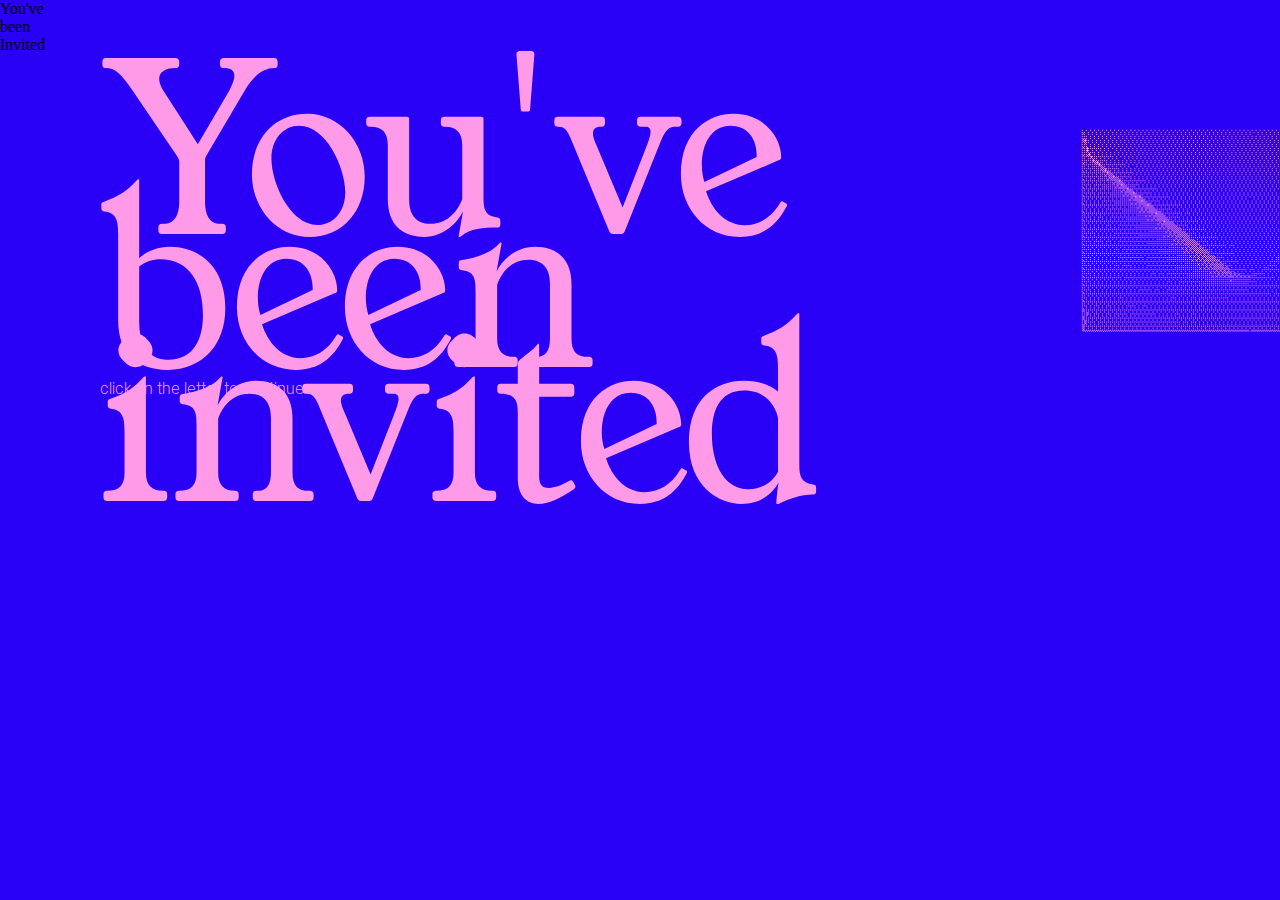
<file: index.html>
<!DOCTYPE html>
<html>
    <head>
        <meta charset="utf-8">
        <meta http-equiv="X-UA-Compatible" content="IE=edge">
        <title></title>
        <meta name="description" content="">
        <meta name="viewport" content="width=device-width, initial-scale=1">
        <link rel="stylesheet" href="styles.css">
    </head>
    <body style="background-color:#2900F5">

<div class="text1" id="text1"> <p> You've been <br> invited</p></div>

<div class="text3" id="text3">
  <div class="word1"> You've </div>
  <div class="word2"> been </div> 
  <div class="word3"> Invited </div>
</div>

<div class="text2" id="text2">
  <p>click on the letter to continue</p>
</div>

<div class="image-container">
  <img src="images/pink.svg" class="image1" id="element1" onclick="switchElement()">
  <img src="images/newenvelope.svg" class="image2" id="element2">
</div>

<script>
function switchElement() {
  const image1 = document.getElementById('element1');
  const image2 = document.getElementById('element2');
  const text1 = document.getElementById('text1');
  const text2 = document.getElementById('text2');
  const text3 = document.getElementById('text3');
  
  const rect = image1.getBoundingClientRect();
  const isMobile = window.matchMedia('(max-width: 768px)').matches;
  
  // Set initial position and size exactly matching image1
  image2.style.top = rect.top + 'px';
  image2.style.left = rect.left + 'px';
  image2.style.width = rect.width + 'px';
  image2.style.height = rect.height + 'px';
  image2.style.transform = 'translate(0, 0) translate3d(0, 0, 0)';
  image2.style.transition = 'none';
  image2.style.opacity = '1';
  image2.style.display = 'block';
  
  // For mobile, set crisp rendering immediately
  if (isMobile) {
    image2.style.imageRendering = '-webkit-optimize-contrast';
  }
  
  // Hide all text elements
  if (text1) text1.classList.add('hidden');
  if (text2) text2.classList.add('hidden');
  if (text3) text3.classList.add('hidden');
  
  // Hide image1
  image1.classList.add('hidden');

  // Use requestAnimationFrame for smoother animation
  requestAnimationFrame(() => {
    requestAnimationFrame(() => {
      // On mobile, transition position/opacity separately from size
      if (isMobile) {
        image2.style.transition = 'top 1.2s cubic-bezier(0.4, 0, 0.2, 1), left 1.2s cubic-bezier(0.4, 0, 0.2, 1), transform 1.2s cubic-bezier(0.4, 0, 0.2, 1), opacity 1.2s cubic-bezier(0.4, 0, 0.2, 1)';
      } else {
        image2.style.transition = 'all 1.2s cubic-bezier(0.4, 0, 0.2, 1)';
      }
      image2.classList.add('active');
    });
  });

  // Fade out and redirect
  setTimeout(() => {
    document.body.style.transition = 'opacity 0.8s ease-out';
    document.body.style.opacity = '0';

    setTimeout(() => {
      window.location.href = 'home-page/homepage.html';
    }, 800);
  }, 2200);
}
</script>
</body>
</html>
</file>
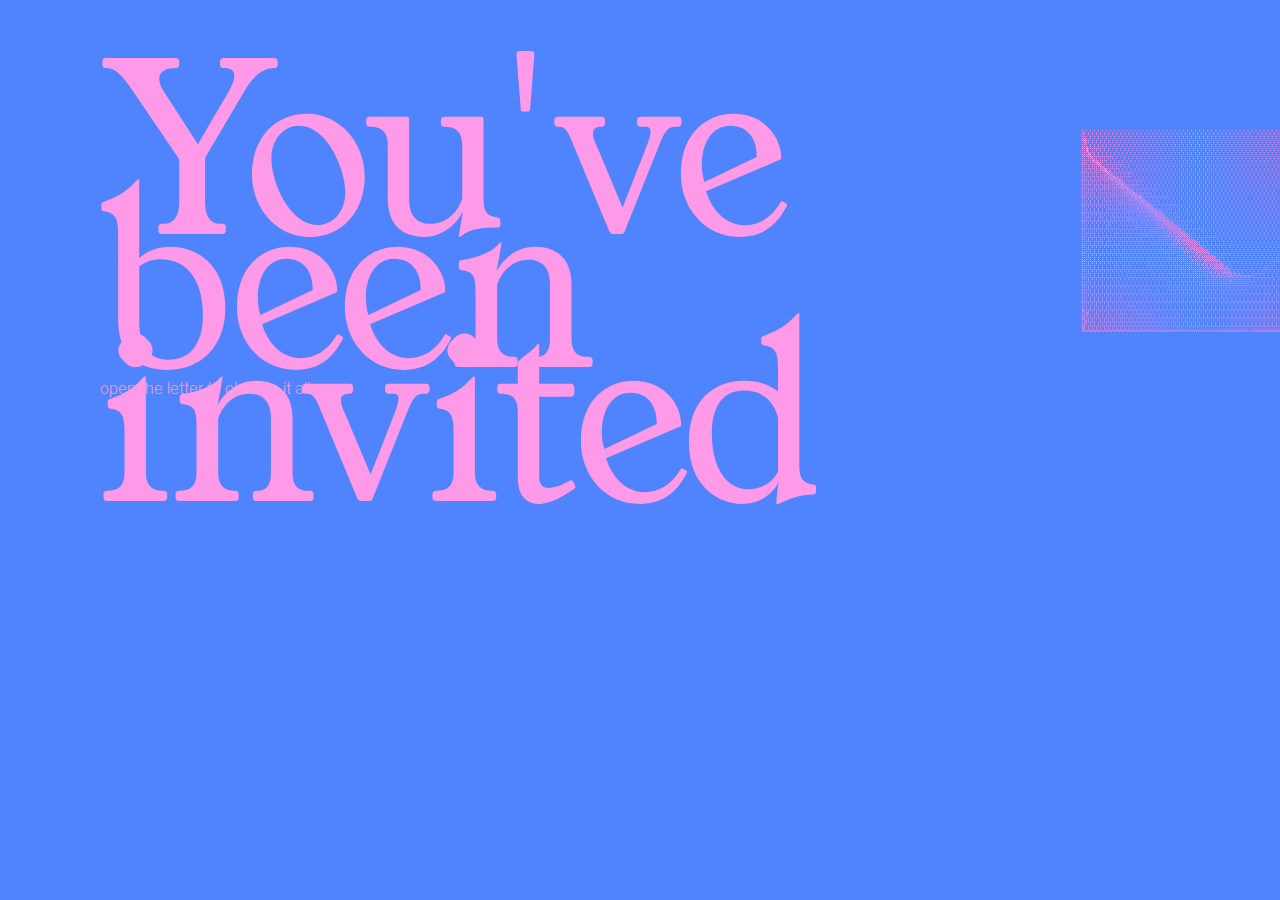
<file: entrypgae-1.html>
<!DOCTYPE html>
<html>
    <head>
        <meta charset="utf-8">
        <meta http-equiv="X-UA-Compatible" content="IE=edge">
        <title></title>
        <meta name="description" content="">
        <meta name="viewport" content="width=device-width, initial-scale=1">
        <link rel="stylesheet" href="entrypage-1.css">
    </head>
    <body style="background-color:#5084FF">
        <div>
            <p class="text1">You've been <br> invited</p>
        </div>
        <div class="text2">
            <p>open the letter to change it all</p>
        </div>
        <a href="entry-page-2/entrypage-2.html"><img src="images/pink.svg" class="image1"></a>
        <a href="entry-page-2/entrypage-2.html"><img src="images/pink.svg" class="image2"></a>
        
        <script>
            window.onload = function() {
                const blackEnvelope = document.querySelector('.image1');
                
                blackEnvelope.onmouseenter = function() {
                    this.src = "images/pink.svg";
                    this.style.transition = 'all 1s ease-in-out';
                    this.style.top = '70px';
                    this.style.left = '500px';
                    this.style.width = '1000px';
                };
            };
        </script>
    </body>
</html>
</file>
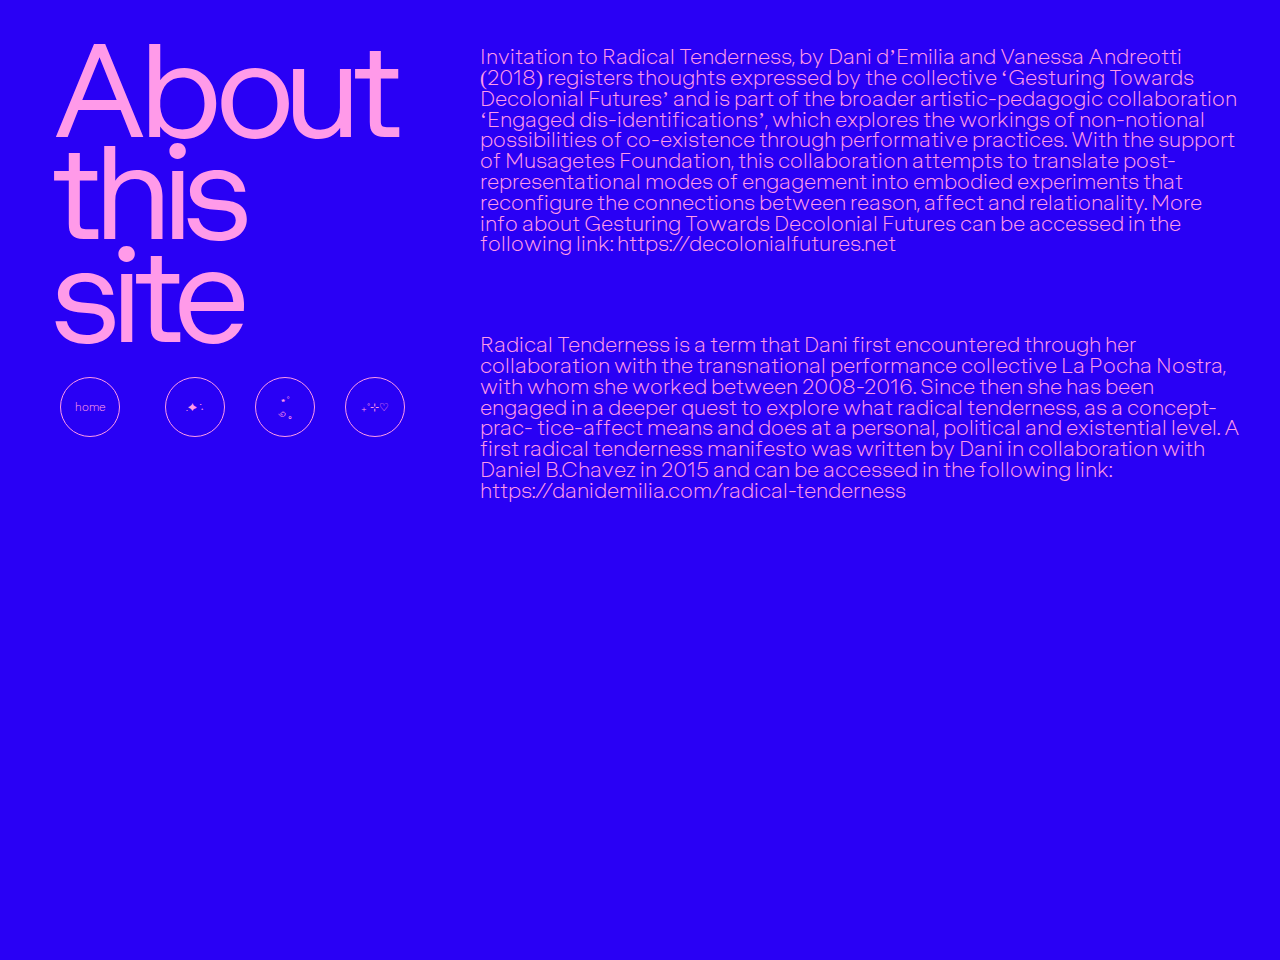
<file: aboutpage/about.html>
<!DOCTYPE html>
<!--[if lt IE 7]>      <html class="no-js lt-ie9 lt-ie8 lt-ie7"> <![endif]-->
<!--[if IE 7]>         <html class="no-js lt-ie9 lt-ie8"> <![endif]-->
<!--[if IE 8]>         <html class="no-js lt-ie9"> <![endif]-->
<!--[if gt IE 8]>      <html class="no-js"> <!--<![endif]-->
<html>
    <head>
        <meta charset="utf-8">
        <meta http-equiv="X-UA-Compatible" content="IE=edge">
        <title></title>
        <meta name="description" content="">
        <meta name="viewport" content="width=device-width, initial-scale=1">
        <link rel="stylesheet" href="about.css">
    </head>
    <body>
        <h1>About<br>
            this<br>
            site<br>
        </h1>

        <div class="button-container">
            <a href="../home-page/homepage.html"><button>home</button></a> 
        </div>

        <div class="button-container2">
          <a href="../textpage1/textpage1.html"><button>.✦ ݁˖</button></a> 
          <a href="../textpage2/textpage.html"><button>⋆˚꩜｡</button></a>
          <a href="../textpage3/textpage3.html"><button>₊˚⊹♡</button></a>
        </div>

         <div class="container">
           <div class="text1">
                <p>
                Invitation to Radical Tenderness, by Dani
                d’Emilia and Vanessa Andreotti (2018)
                registers thoughts expressed by the
                collective ‘Gesturing Towards Decolonial
                Futures’ and is part of the broader
                artistic-pedagogic collaboration ‘Engaged
                dis-identifications’, which explores the
                workings of non-notional possibilities
                of co-existence through performative
                practices. With the support of Musagetes
                Foundation, this collaboration attempts to
                translate post-representational modes of
                engagement into embodied experiments
                that reconfigure the connections between
                reason, affect and relationality. More info
                about Gesturing Towards Decolonial
                Futures can be accessed in the following
                link: https://decolonialfutures.net
                </p>
            </div>
            <div class="text2">
                <p>
                Radical Tenderness is a term that Dani first
                encountered through her collaboration with
                the transnational performance collective
                La Pocha Nostra, with whom she worked
                between 2008-2016. Since then she has
                been engaged in a deeper quest to explore
                what radical tenderness, as a concept-prac-
                tice-affect means and does at a personal,
                political and existential level. A first radical
                tenderness manifesto was written by Dani
                in collaboration with Daniel B.Chavez in 2015
                and can be accessed in the following link:
                https://danidemilia.com/radical-tenderness
                </p>
            </div>
         </div>
        <script src="" async defer></script>
        <script>
        // ========== TRIPLE-CLICK COLOR ANIMATION ==========
// Customizable color arrays - change these to your preferred colors!
const backgroundColors = ['#990559', '#165C1C', '#F08DFF', '#FAC8C9', '#E74447', '#5D2800'];
const textColors = ['#52A7E7', '#FFB055', '#0D409F', '#115B80', '#E4F2FF', '#B5FFA4'];

let tripleClickCount = 0;
let clickTimer = null;
let animationInterval = null;
let animationTimeout = null;
let isAnimating = false;
let currentBgColor = '#2900F5';
let currentTextColor = '#FF9AE9';

// Get all elements that need color changes
const body = document.body;
const allText = document.querySelectorAll('h1, p, button');
const buttons = document.querySelectorAll('button');

// Add hover listeners to buttons
buttons.forEach(btn => {
    btn.addEventListener('mouseenter', function() {
        this.style.backgroundColor = currentTextColor;
        this.style.color = currentBgColor;
    });
    
    btn.addEventListener('mouseleave', function() {
        this.style.backgroundColor = 'transparent';
        this.style.color = currentTextColor;
    });
});

document.addEventListener('click', function(e) {
    // If animating, lock in the current colors
    if (isAnimating) {
        clearInterval(animationInterval);
        clearTimeout(animationTimeout);
        isAnimating = false;
        tripleClickCount = 0;
        return; // Exit early, keeping current colors
    }
    
    // Otherwise, count clicks for triple-click
    tripleClickCount++;
    
    // Clear previous timer
    if (clickTimer) {
        clearTimeout(clickTimer);
    }
    
    // Check for triple click
    if (tripleClickCount === 3) {
        startColorAnimation();
        tripleClickCount = 0;
    } else {
        // Reset click count after 500ms if no triple click
        clickTimer = setTimeout(() => {
            tripleClickCount = 0;
        }, 500);
    }
});

function startColorAnimation() {
    // Clear any existing animation
    if (animationInterval) {
        clearInterval(animationInterval);
    }
    if (animationTimeout) {
        clearTimeout(animationTimeout);
    }
    
    isAnimating = true;
    
    // Change interval time here (in milliseconds)
    // 100 = very fast, 300 = moderate, 500 = slower, 1000 = 1 second per change
    animationInterval = setInterval(() => {
        const randomBgColor = backgroundColors[Math.floor(Math.random() * backgroundColors.length)];
        const randomTextColor = textColors[Math.floor(Math.random() * textColors.length)];
        
        // Store current colors
        currentBgColor = randomBgColor;
        currentTextColor = randomTextColor;
        
        body.style.backgroundColor = randomBgColor;
        
        allText.forEach(element => {
            element.style.color = randomTextColor;
        });
        
        // Update button borders
        document.querySelectorAll('button').forEach(btn => {
            btn.style.borderColor = randomTextColor;
        });
    }, 200); // <-- CHANGE THIS NUMBER! 200ms = changes every 0.2 seconds
    
    // Stop after 5 seconds and return to original colors
    animationTimeout = setTimeout(() => {
        clearInterval(animationInterval);
        isAnimating = false;
        
        // Return to original colors
        currentBgColor = '#2900F5';
        currentTextColor = '#FF9AE9';
        
        body.style.backgroundColor = '#2900F5';
        allText.forEach(element => {
            element.style.color = '#FF9AE9';
        });
        document.querySelectorAll('button').forEach(btn => {
            btn.style.borderColor = '#FF9AE9';
        });
    }, 2000);
}
</script>
    </body>
</html>
</file>
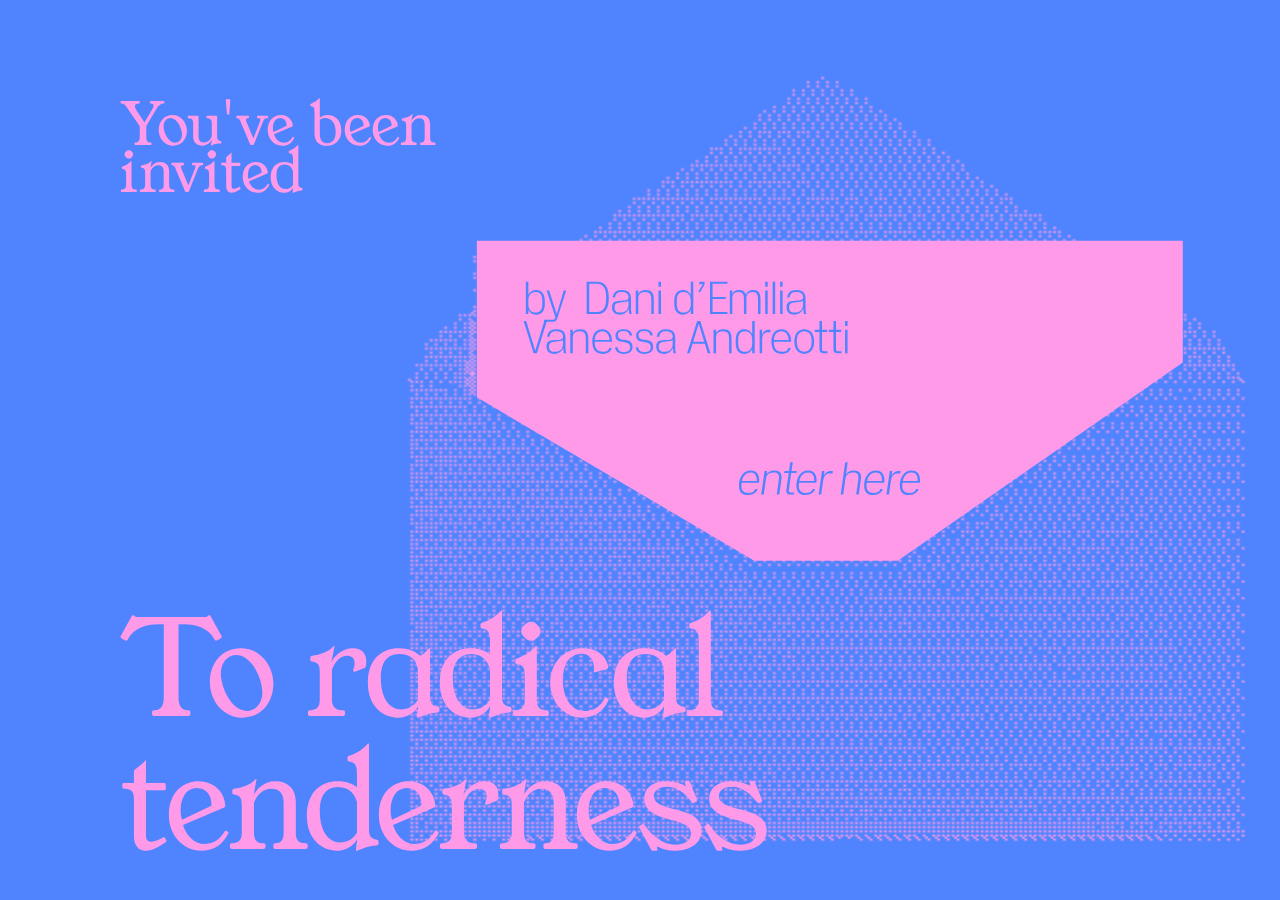
<file: entry-page-2/entrypage-2.html>
<!DOCTYPE html>
<!--[if lt IE 7]>      <html class="no-js lt-ie9 lt-ie8 lt-ie7"> <![endif]-->
<!--[if IE 7]>         <html class="no-js lt-ie9 lt-ie8"> <![endif]-->
<!--[if IE 8]>         <html class="no-js lt-ie9"> <![endif]-->
<!--[if gt IE 8]>      <html class="no-js"> <!--<![endif]-->
<html>
    <head>
        <meta charset="utf-8">
        <meta http-equiv="X-UA-Compatible" content="IE=edge">
        <title></title>
        <meta name="description" content="">
        <meta name="viewport" content="width=device-width, initial-scale=1">
        <link rel="stylesheet" href="entrypage2.css">
    </head>
    <body style="background-color:#5084FF">
     <div>
        <p class="text1">To radical tenderness</p>
     </div>
     <div>
            <p class="text2">You've been <br> invited</p>
        </div>
         <div>
          <a href="../home-page/homepage.html"><img src="images/evelope.svg" class="image"></a>  
        </div>
        <script src="" async defer></script>
    </body>
</html>
</file>
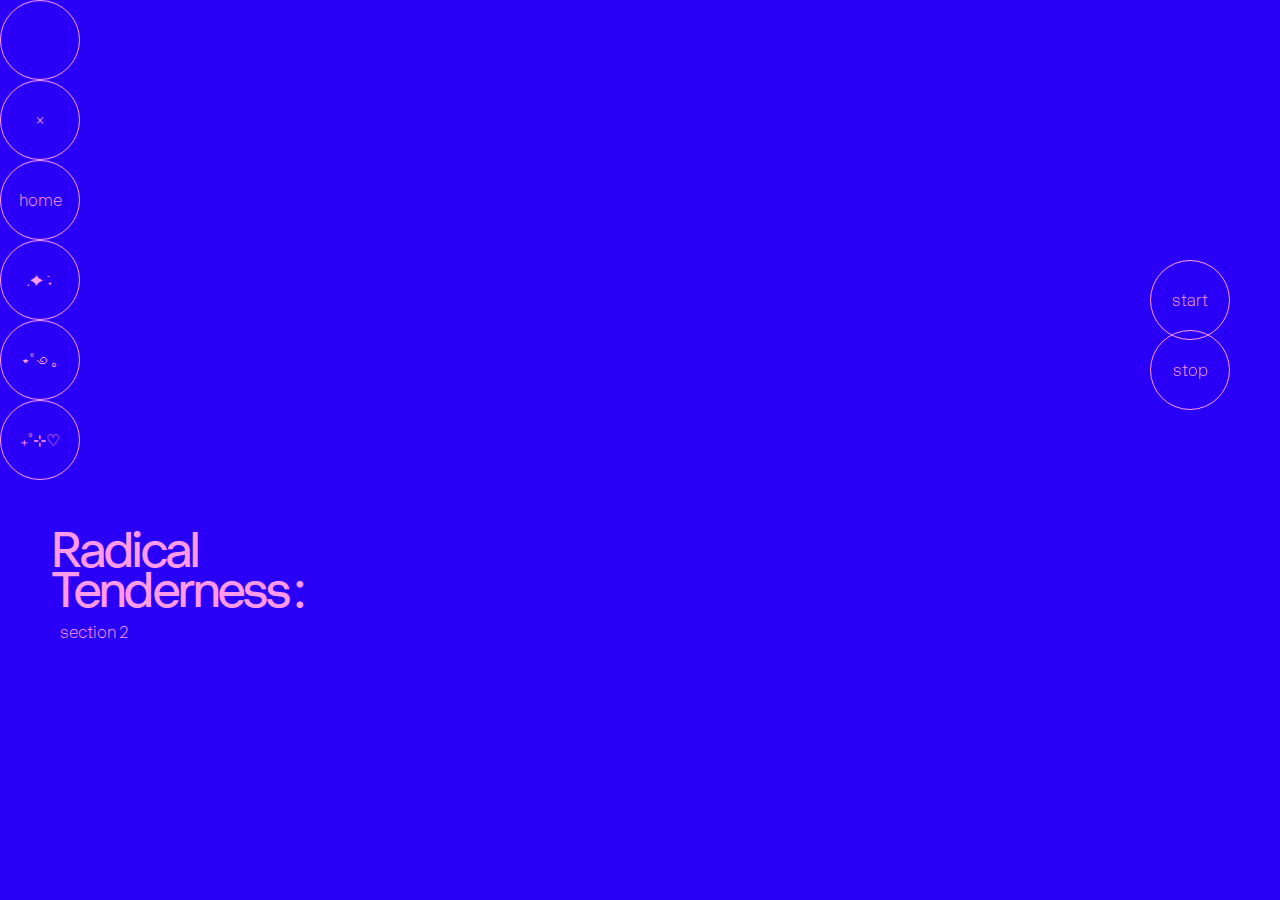
<file: section2/section2.html>
<!DOCTYPE html>
<!--[if lt IE 7]>      <html class="no-js lt-ie9 lt-ie8 lt-ie7"> <![endif]-->
<!--[if IE 7]>         <html class="no-js lt-ie9 lt-ie8"> <![endif]-->
<!--[if IE 8]>         <html class="no-js lt-ie9"> <![endif]-->
<!--[if gt IE 8]>      <html class="no-js"> <!--<![endif]-->
<html>
    <head>
        <meta charset="utf-8">
        <meta http-equiv="X-UA-Compatible" content="IE=edge">
        <title>Radical_Tenderness_Section_2</title>
        <link rel="icon" type="image/x-icon" href="../images/favicon.svg">
        <meta name="description" content="">
        <meta name="viewport" content="width=device-width, initial-scale=1">
        <link rel="stylesheet" href="section2.css">
    </head>
       <body style="background-color: #2900F5;">

<button class="hamburger" id="hamburgerBtn">
    <span></span>
    <span></span>
    <span></span>
</button>

<div class="menu-panel" id="menuPanel">
    <button class="close-btn" id="closeBtn">&times;</button>
    <div class="menu-content">
        <a href="../home-page/homepage.html"><button>home</button></a>
        <a href="../textpage1/textpage1.html"><button>.✦ ݁˖</button></a> 
        <a href="../section2/section2.html"><button>⋆˚꩜｡</button></a>
        <a href="../textpage3/textpage3.html"><button>₊˚⊹♡</button></a>
    </div>
</div>

<h1> Radical <br> Tenderness : <br></h1>
    <h4> section 2</h4>
    <button id="nextBtn">start</button>
    <button id="deleteBtn">stop</button>
    <div class="parentcontainer">
    <div class="textblock1 ">
        <p>
            <span>Is</span>
       <br> engendering <br>
        new<br>
        forms of  <br>
        co-existence<br>
        <br>
        </p>
    </div>

    <div class="textblock2 ">
        <p>
        <span>It is </span>
        engaging<br>
        through artful<br>
        participation<br>
          <br>
        </p>
    </div>

     <div class="textblock3 ">
        <p>
        <span>It is </span>
        <br>respecting<br>
        different<br>
        medicines<br>
        and working<br>
        through<br>
        affinities and<br>
        differences<br>
          <br>
        </p>
    </div>

       <div class="textblock4 ">
        <p>
        <span>It is </span>
         tuning in <br>
         with, not just<br>
         empathizing<br>
         with<br>
           <br>
        </p>
    </div>

        <div class="textblock5 ">
        <p>
        <span>It is </span>
        <br>witnessing <br>
        ourselves <br>
        and each<br>
        other moving<br>
        between<br>
        our comfort,<br>
        stretch and<br>
        panic zones<br>
          <br>
        </p>
    </div>
    <div class="textblock6 hidden">
            <p>
            <span>It is </span>
            knowing <br> that <br>
            people can <br>
            begin to heal <br>
            when they <br>
            are heard <br>
              <br>
            </p>
        </div>

     <div class="textblock7 ">
        <p>
        <span>It is </span>
        breaking <br>
        the cycle<br>
        in which<br>
        people with<br>
        trauma are<br>
        demanded<br>
        to share their<br>
        stories in<br>
        order to be<br>
        validated<br>
          <br>
        </p>
    </div>


     <div class="textblock8 ">
        <p>
        <span>It is </span>
        ‘mandar <br>
        obedeciendo’,<br>
        as the<br>
        zapatistas<br>
        say<br>
          <br>
        </p>
        </div>

     <div class="textblock9 ">
        <p>
        <span>It is </span>
        relating <br>
        beyond<br>
        identity,<br>
        knowledge<br>
        and under-<br>
        standing<br>
          <br>
        </p>
    </div>

     <div class="textblock10 ">
        <p>
        <span>It is </span>
        dissolving<br>
        the limits<br>
        and weight<br>
        of our bodies<br>
        by allowing<br>
        others to<br>
        move through,<br>
        with and<br>
        for us<br>
          <br>
        </p>
    </div>
    </div>

        <script>
const nextBtn = document.getElementById("nextBtn");
const deleteBtn = document.getElementById("deleteBtn");
const parentContainer = document.querySelector(".parentcontainer");

let positionY = window.innerHeight; // start below screen
let animationId = null;
let speed = 2;

function moveUp() {
    positionY -= speed;
    parentContainer.style.top = positionY + "px";
    animationId = requestAnimationFrame(moveUp);
}

nextBtn.addEventListener("click", function () {
    // Cancel any existing animation first
    if (animationId) {
        cancelAnimationFrame(animationId);
    }
    // Always start/restart the animation
    animationId = null;
    moveUp();
});

deleteBtn.addEventListener("click", function () {
    cancelAnimationFrame(animationId);
    animationId = null;
});


    // ========== TRIPLE-CLICK COLOR ANIMATION ==========
    const backgroundColors = ['#990559', '#165C1C', '#F08DFF', '#FAC8C9', '#E74447', '#5D2800'];
    const textColors = ['#52A7E7', '#FFB055', '#0D409F', '#115B80', '#E4F2FF', '#B5FFA4'];

    let tripleClickCount = 0;
    let clickTimer = null;
    let animationInterval = null;
    let animationTimeout = null;
    let isAnimating = false;
    let currentBgColor = '#2900F5';
    let currentTextColor = '#FF9AE9';

    const body = document.body;
    const allText = document.querySelectorAll('h1, h4, p, span, button');
    const buttons = document.querySelectorAll('button');

    buttons.forEach(btn => {
        btn.addEventListener('mouseenter', function() {
            this.style.backgroundColor = currentTextColor;
            this.style.color = currentBgColor;
        });
        
        btn.addEventListener('mouseleave', function() {
            if (!this.id || this.id !== 'pagebutton') {
                this.style.backgroundColor = 'transparent';
                this.style.color = currentTextColor;
            }
        });
    });

    document.addEventListener('click', function(e) {
        if (e.target.id === 'nextBtn' || e.target.id === 'deleteBtn') {
            return;
        }
        
        if (isAnimating) {
            clearInterval(animationInterval);
            clearTimeout(animationTimeout);
            isAnimating = false;
            tripleClickCount = 0;
            return;
        }
        
        tripleClickCount++;
        
        if (clickTimer) {
            clearTimeout(clickTimer);
        }
        
        if (tripleClickCount === 3) {
            startColorAnimation();
            tripleClickCount = 0;
        } else {
            clickTimer = setTimeout(() => {
                tripleClickCount = 0;
            }, 500);
        }
    });

    function startColorAnimation() {
        if (animationInterval) {
            clearInterval(animationInterval);
        }
        if (animationTimeout) {
            clearTimeout(animationTimeout);
        }
        
        isAnimating = true;
        
        animationInterval = setInterval(() => {
            const randomBgColor = backgroundColors[Math.floor(Math.random() * backgroundColors.length)];
            const randomTextColor = textColors[Math.floor(Math.random() * textColors.length)];
            
            currentBgColor = randomBgColor;
            currentTextColor = randomTextColor;
            
            body.style.backgroundColor = randomBgColor;
            
            allText.forEach(element => {
                element.style.color = randomTextColor;
            });
            
            document.querySelectorAll('button').forEach(btn => {
                btn.style.borderColor = randomTextColor;
                if (btn.id === 'pagebutton') {
                    btn.style.backgroundColor = randomTextColor;
                    btn.style.color = randomBgColor;
                }
            });
        }, 200);
        
        animationTimeout = setTimeout(() => {
            clearInterval(animationInterval);
            isAnimating = false;
            
            currentBgColor = '#2900F5';
            currentTextColor = '#FF9AE9';
            
            body.style.backgroundColor = '#2900F5';
            allText.forEach(element => {
                element.style.color = '#FF9AE9';
            });
            document.querySelectorAll('button').forEach(btn => {
                btn.style.borderColor = '#FF9AE9';
                if (btn.id === 'pagebutton') {
                    btn.style.backgroundColor = '#FF9AE9';
                    btn.style.color = '#2900F5';
                }
            });
        }, 2000);
    }

// ========== HAMBURGER MENU ==========
const hamburgerBtn = document.getElementById('hamburgerBtn');
const menuPanel = document.getElementById('menuPanel');
const closeBtn = document.getElementById('closeBtn');

console.log('Hamburger:', hamburgerBtn);
console.log('Menu Panel:', menuPanel);
console.log('Close button:', closeBtn);

if (hamburgerBtn && menuPanel) {
    // Hamburger button click
    hamburgerBtn.addEventListener('click', function(e) {
        e.stopPropagation();
        console.log('Hamburger clicked!');
        this.classList.toggle('open');
        menuPanel.classList.toggle('open');
    });
    
    // Close button click
    if (closeBtn) {
        closeBtn.addEventListener('click', function(e) {
            e.stopPropagation();
            console.log('Close button clicked!');
            menuPanel.classList.remove('open');
            hamburgerBtn.classList.remove('open');
        });
    } else {
        console.error('Close button not found!');
    }
    
    // Close when clicking outside
    document.addEventListener('click', function(event) {
        if (!menuPanel.contains(event.target) && !hamburgerBtn.contains(event.target)) {
            menuPanel.classList.remove('open');
            hamburgerBtn.classList.remove('open');
        }
    });
    
    // Prevent menu clicks from closing
    menuPanel.addEventListener('click', function(e) {
        e.stopPropagation();
    });
}
        </script>
    </body>
</html>
</file>
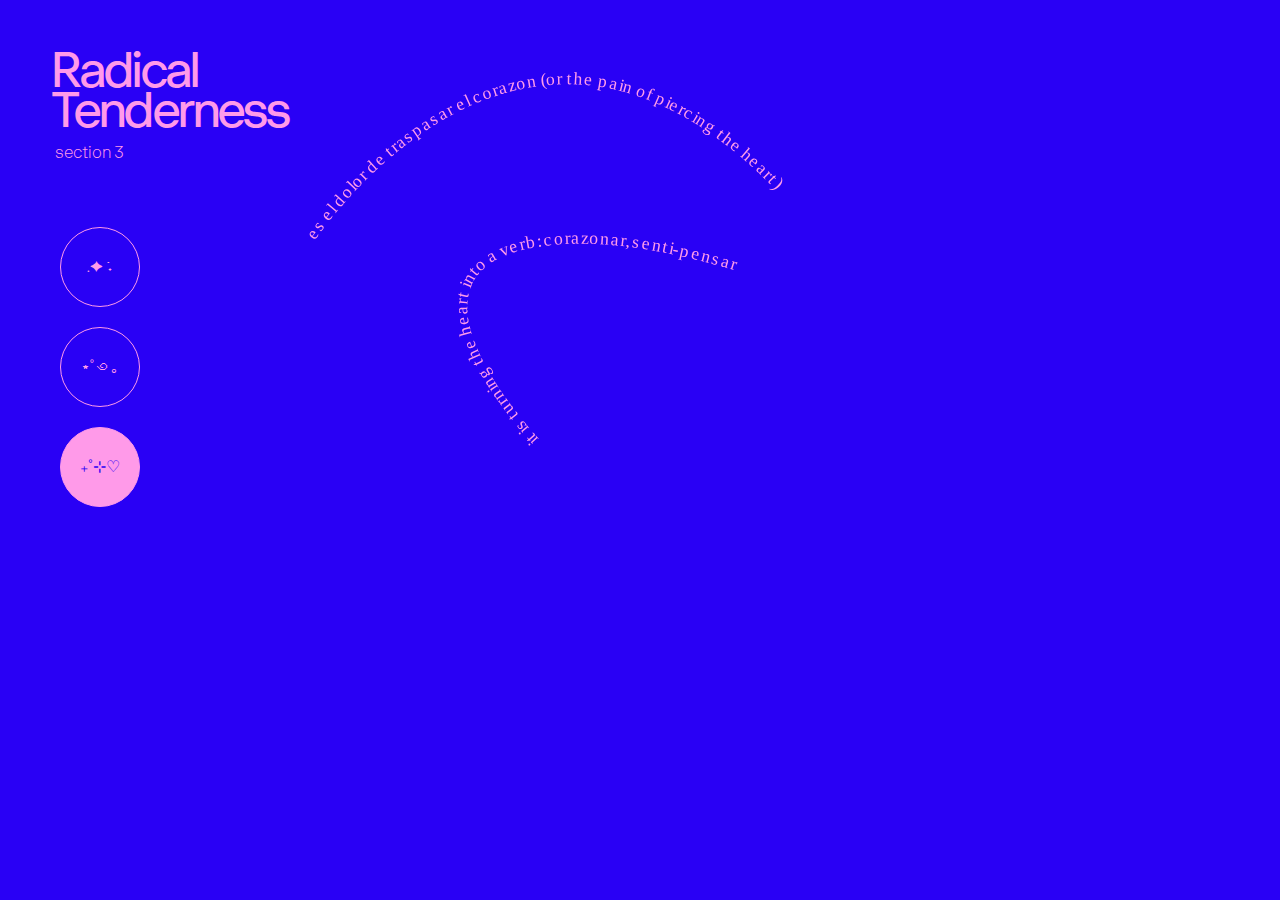
<file: section3/section3.html>
<!DOCTYPE html>
<!--[if lt IE 7]>      <html class="no-js lt-ie9 lt-ie8 lt-ie7"> <![endif]-->
<!--[if IE 7]>         <html class="no-js lt-ie9 lt-ie8"> <![endif]-->
<!--[if IE 8]>         <html class="no-js lt-ie9"> <![endif]-->
<!--[if gt IE 8]>      <html class="no-js"> <!--<![endif]-->
<html>
    <head>
        <meta charset="utf-8">
        <meta http-equiv="X-UA-Compatible" content="IE=edge">
        <title></title>
        <meta name="description" content="">
        <meta name="viewport" content="width=device-width, initial-scale=1">
        <link rel="stylesheet" href="section3.css">
    </head>
    <body style="background-color: #2900F5;">
       
       <a href="../home-page/homepage.html"><h1>Radical <br> Tenderness</h1></a>
        <h4>section 3</h4>

  <div class="menu">
        <a href="../textpage1/textpage1.html"><button>.✦ ݁˖</button></a>
        <a href="../section2/section2.html"><button>⋆˚꩜｡</button></a>
        <a href="../section3/section3.html"><button class="special">₊˚⊹♡</button></a>
    </div>
<div class="parentcontainer desktop">
    <div>
        <img src="images/Asset 2text.svg" class="child1">
    </div>

    <div>
        <img src="images/Asset 3text.svg" class="child2">
    </div>

    <div>
        <img src="images/Asset 4text.svg" class="child3">
    </div>

    <div>
        <img src="images/Asset 5text.svg" class="child4">
    </div>

    <div>
        <img src="images/Asset 6text.svg" class="child5">
    </div>

    <div>
        <img src="images/Asset 7text.svg" class="child6">
    </div>

    <div>
        <img src="images/Asset 8text.svg" class="child7">
    </div>

    <div>
        <img src="images/Asset 9text.svg" class="child8">
    </div>

    <div>
        <img src="images/Asset 10text.svg" class="child9">
    </div>

    <div>
        <img src="images/Asset 11text.svg" class="child10">
    </div>

    <div>
        <img src="images/Asset 12text.svg" class="child11">
    </div>

    <div>
     <a href="../home-page/homepage.html"> <button class="child12">start over</button> </a> 
    </div>

</div>



<div class="parentcontainer mobile">
   <a href="../home-page/homepage.html"> <button class="child12">start over</button> </a> 

</div>





<!--
<div class="circle" id="circle">
        <p class="textblock1">
            es el dolor<br>
            de traspasar<br>
            el corazón<br>
            (or the pain<br>
            of piercing<br>
            the heart)<br>
        </p>
        <p class="textblock2">
            It is turning<br>
            the heart<br>
            into a verb:<br>
            corazonar,<br>
            senti-pensar<br>
        </p>
        <p class="textblock3">
             It is not<br>
            about<br>
            belonging,<br>
            it is about<br>
            being whole<br>
            with<br>
            the whole<br>
            shabang<br>
        </p>
        <p class="textblock4">
            It is not<br>
            either or,<br>
            but both<br>
            and more<br>
        </p>
        <p class="textblock5">
            It is looking<br>
            at painful<br>
            and difficult<br>
            things<br>
            with the<br>
            love of really<br>
            wanting<br>
            to see<br>
        </p>
        <p class="textblock7">
            It is learning<br>
            from<br>
            repeated<br>
            mistakes<br>
            in order to<br>
            only make<br>
            new ones<br>
            in the future<br>
        </p>
        <p class="textblock8">
            It is listening<br>
            to the<br>
            non-human<br>
            authority,<br>
            and caring<br>
            about our<br>
            relationship<br>
            to it<br>
        </p>
          <p class="textblock9">
            It is about<br>
            being open<br>
            to what we<br>
            can’t and<br>
            may never<br>
            understand<br>
        </p>
          <p class="textblock10">
            It is<br>
            conditioning<br>
            the muscles<br>
            that enable<br>
            neurogenesis<br>
        </p>

         <p class="textblock6">
            It is tending<br>
            the wounds<br>
            created when<br>
            the skin hold-<br>
            ing one body<br>
            stretches and<br>
            tears in order<br>
            to receive and<br>
            be refigured<br>
            by another<br>
        </p>
        
          <p class="textblock11">
            It is<br>
            learning<br>
            to breathe<br>
            water<br>
            together<br>
        </p>

        <p class="textblock12">
             It is<br>
              neither me<br>
             nor you, it is<br>
             me and you,<br>
            me in you<br>
        </p>
</div>
-->
<script>
    const children = document.querySelectorAll('.parentcontainer > div');

    // Hide all to start
    children.forEach(child => {
        child.style.opacity = '0';
        child.style.transition = 'opacity 0.6s ease';
    });

    // Reveal one by one
    children.forEach((child, i) => {
        setTimeout(() => {
            child.style.opacity = '1';

            // Once the last child appears, start pulsing
            if (i === children.length - 1) {
                setTimeout(() => {
                    startPulse();
                }, 700);
            }
        }, i * 400);
    });

    function startPulse() {
        const style = document.createElement('style');
        style.textContent = `
            @keyframes pulse {
                0%   { transform: scale(1); }
                50%  { transform: scale(1.03); }
                100% { transform: scale(1); }
            }
            .parentcontainer > div {
                animation: pulse 9s ease-in-out infinite;
            }
            .parentcontainer > div:nth-child(2)  { animation-delay: 0.2s; }
            .parentcontainer > div:nth-child(3)  { animation-delay: 0.4s; }
            .parentcontainer > div:nth-child(4)  { animation-delay: 0.6s; }
            .parentcontainer > div:nth-child(5)  { animation-delay: 0.8s; }
            .parentcontainer > div:nth-child(6)  { animation-delay: 1.0s; }
            .parentcontainer > div:nth-child(7)  { animation-delay: 1.2s; }
            .parentcontainer > div:nth-child(8)  { animation-delay: 1.4s; }
            .parentcontainer > div:nth-child(9)  { animation-delay: 1.6s; }
            .parentcontainer > div:nth-child(10) { animation-delay: 1.8s; }
            .parentcontainer > div:nth-child(11) { animation-delay: 2.0s; }
        `;
        document.head.appendChild(style);
    }
</script>
    </body>
</html>
</file>
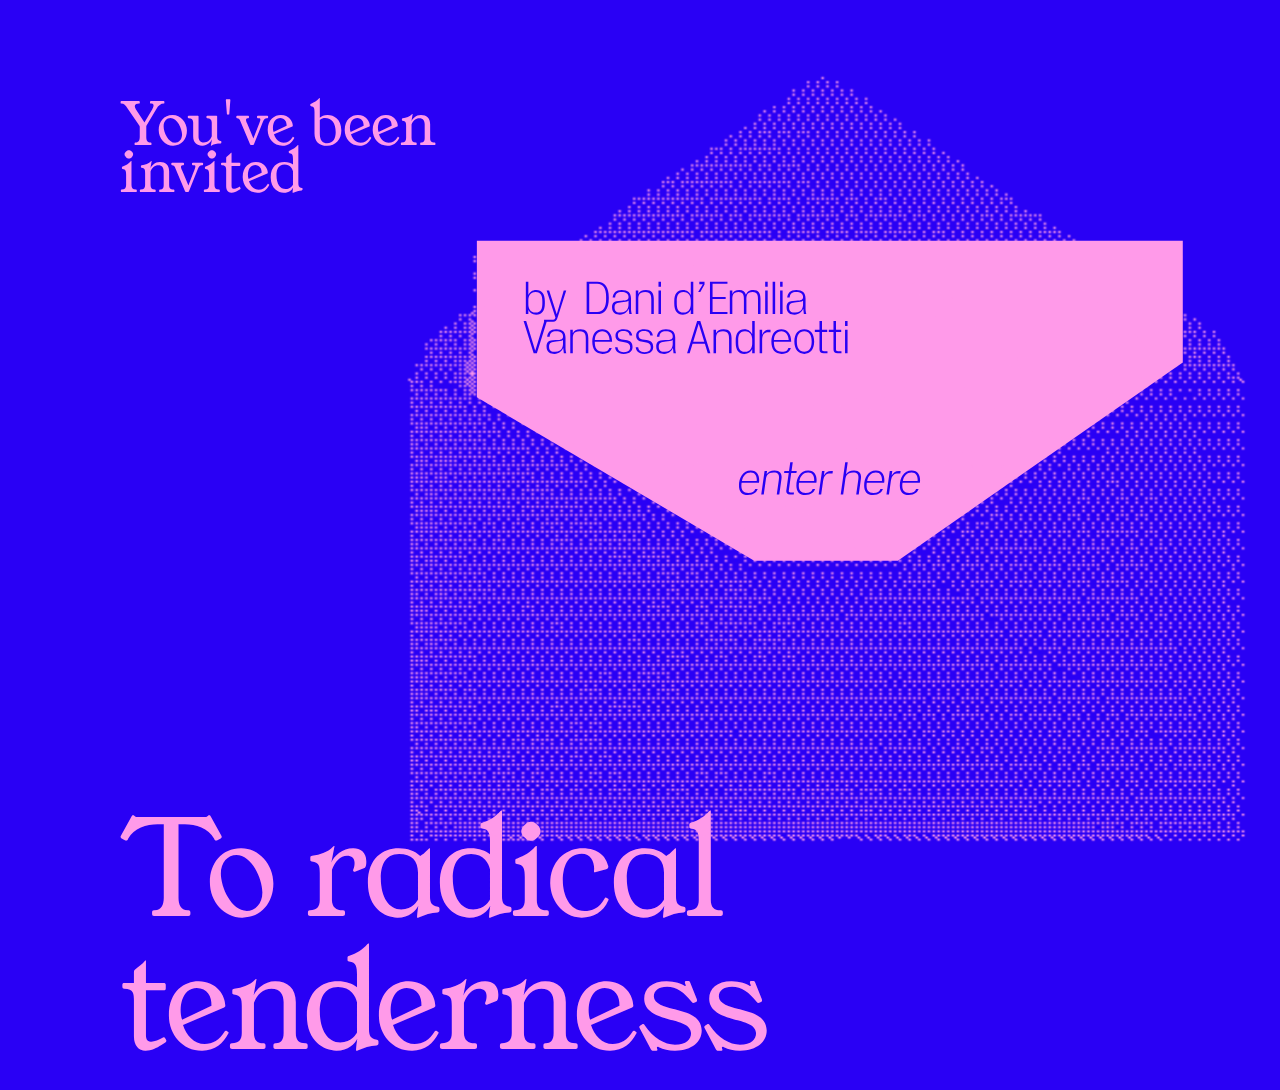
<file: unused/entrypage-2.html>
<!DOCTYPE html>
<!--[if lt IE 7]>      <html class="no-js lt-ie9 lt-ie8 lt-ie7"> <![endif]-->
<!--[if IE 7]>         <html class="no-js lt-ie9 lt-ie8"> <![endif]-->
<!--[if IE 8]>         <html class="no-js lt-ie9"> <![endif]-->
<!--[if gt IE 8]>      <html class="no-js"> <!--<![endif]-->
<html>
    <head>
        <meta charset="utf-8">
        <meta http-equiv="X-UA-Compatible" content="IE=edge">
        <title>Radical_Tenderness</title>
        <link rel="icon" type="image/x-icon" href="../images/favicon.svg">
        <meta name="description" content="">
        <meta name="viewport" content="width=device-width, initial-scale=1">
        <link rel="stylesheet" href="entrypage2.css">
    </head>
    <body style="background-color:#2900F5">
     <div>
        <p class="text1">To radical tenderness</p>
     </div>
     <div>
            <p class="text2">You've been <br> invited</p>
        </div>
         <div>
          <a href="../home-page/homepage.html"><img src="images/group10.svg" class="image"></a>  
        </div>
        <script src="" async defer></script>
    </body>
</html>
</file>
<file: styles.css>
*{
    margin: 0;
    padding: 0;
    box-sizing: border-box;
}

@font-face {
    font-family: YoungSerif ;
    src: url(fonts/YoungSerif-Regular.otf);
}

@font-face {
    font-family: Insitu;
    src: url(fonts/for-insituunlicensedtrial-light.otf);
}

.text1{
    font-family: YoungSerif;
    font-size: 200pt;
    font-weight: regular;
    color: #FF9AE9;
    top: 80px;
    left: 100px;
    position: absolute;
    line-height: 100pt;
    letter-spacing: -2px;
    pointer-events: none;
}

.text2{
    font-size: 40;
    font-family: Insitu;
    font-weight: light;
    color: #FF9AE9;
    position: absolute;
    top: 380px;
    left: 100px;
    pointer-events: none;
}

.image1{
    width: 500px;
    position: absolute;
    top: 40px;
    left: 1000px;
    cursor: pointer;
    pointer-events: auto;
}

.image2{
    width: 1000px;
    position: absolute;
    top: 70px;
    left: 500px;
    pointer-events: none;
    display: none;
}
</file>
<file: entrypage-1.css>
*{
    margin: 0;
    padding: 0;
    box-sizing: border-box;
}

@font-face {
    font-family: YoungSerif ;
    src: url(fonts/YoungSerif-Regular.otf);
}

@font-face {
    font-family: Insitu;
    src: url(fonts/for-insituunlicensedtrial-light.otf);
}

.text1{
    font-family: YoungSerif;
    font-size: 200pt;
    font-weight: regular;
    color: #FF9AE9;
    top: 80px;
    left: 100px;
    position: absolute;
    line-height: 100pt;
    letter-spacing: -2px;
    pointer-events: none;
}

.text2{
    font-size: 40;
    font-family: Insitu;
    font-weight: light;
    color: #FF9AE9;
    position: absolute;
    top: 380px;
    left: 100px;
    pointer-events: none;
}

.image1{
    width: 500px;
    position: absolute;
    top: 40px;
    left: 1000px;
    cursor: pointer;
    pointer-events: auto;
}

.image2{
    width: 1000px;
    position: absolute;
    top: 70px;
    left: 500px;
    pointer-events: none;
    display: none;
}
</file>
<file: aboutpage/about.css>
*{
    box-sizing: border-box;
    margin: 10px;
    padding: 0;
}

@font-face {
    font-family: Klaus ;
    src: url(../fonts/MNKYKlausTRIAL-Light.otf);
}

@font-face {
    font-family: klausthin;
    src: url(../fonts/MNKYKlausTRIAL-Thin.otf);
}

h1{
    font-family: Klaus ;
    font-size: 8em;
    font-weight: 100;
    color: #FF9AE9;
    margin-top: 30px;
    margin-left: 30px;
    letter-spacing: -0.08em;
    line-height: 0.8
}

p{
    font-family: klausthin;
    font-size: 1.3em;
    line-height: 1em;
    color: #FF9AE9;
    padding: 20px;
    width: 800px;
}

.container{
    display: flex;
    flex-direction: column;
    justify-content: flex-start;
    align-items: flex-end;
    margin-top: -350px;
    margin-right: -20px;

}

BODY{
    background-color: #2900F5;
    min-height: 100vh;
    overflow-x: hidden;
    overflow-y: hidden;
}

button{
    display: flex;
    direction:  row;  justify-content: center;  /* centers horizontally */
    align-items: center;      /* centers vertically */
    font-family: klausthin;
    font-size: 0.7em;
    color: #FF9AE9;
    background-color: transparent;
    border: 1px solid #FF9AE9;
    border-radius: 100%;
    padding: 10px 20px;
    margin-left: 0px;
    width: 60px;
    height: 60px;
}

.button-container{
    display: flex;
    flex-direction:  row;
    justify-content: left;
    margin-top: 0px;
    gap: 10px;
    margin-left: 30px;
    position: absolute;

}

.button-container2{
    display: flex;
    flex-direction:  row;
    justify-content: right;
    gap: -0px;
    margin-left: 55px;
    margin-right: 50px;
    position: absolute;
    left: 100px;
    margin-top: 0px;
    letter-spacing: -10pt;

}

button:hover{
    background-color: #FF9AE9;
    color: #2900F5;
    border: 1px solid #FF9AE9;
    transition: 0.3s ease-in-out;
}

a{
    text-decoration: none;
}

body {
    -webkit-user-select: none; /* Safari */
    -moz-user-select: none;    /* Firefox */
    -ms-user-select: none;     /* IE10+/Edge */
    user-select: none;         /* Standard */
}
</file>
<file: entry-page-2/entrypage2.css>
*{
    margin: 0;
    padding: 0;
    box-sizing: border-box;
}


@font-face {
    font-family: YoungSerif ;
    src: url(fonts/YoungSerif-Regular.otf);
}

@font-face {
    font-family: Insitu;
    src: url(fonts/for-insituunlicensedtrial-light.otf);
}



.text1{
    font-family: YoungSerif;
    font-size: 150px;
    font-weight: regular;
    color: #FF9AE9;
    top: 600px;
    left: 120px;
    position: absolute;
    line-height: 100pt;
    letter-spacing: -2px;
    pointer-events: none;
}

.text2{
    font-size: 50pt;
    font-family: YoungSerif;
    font-weight: light;
    color: #FF9AE9;
    position: absolute;
    top: 100px;
    left: 120px;
    pointer-events: none;
    line-height: 35pt;
}


.image{
    width: 1200px;
    position: absolute;
    left: 55%;
    transform: translateX(-50%);
    pointer-events: auto;
    animation: floatUp 2s ease-out forwards;
    transition: width 0.3s ease;
}


@keyframes floatUp {
    from {
        bottom: -900px;
        transform: translateX(-50%);
    }
    to {
        bottom: -100px;
        transform: translateX(-50%);
    }
}

@keyframes grow {
    to {
        transform: translateX(-50%) scale(1.1);
    }
}
</file>
<file: section2/section2.css>
*{
    margin: 0;
    padding: 0;
    box-sizing: border-box;
}

@font-face{
    font-family: Klaus ;
    src: url(../fonts/MNKYKlausTRIAL-Regular.otf);
}

@font-face{
    font-family: Klausthin ;
    src: url(../fonts/MNKYKlausTRIAL-Thin.otf);
}

h1{
    font-family: Klaus ;
    font-size: 3em;
    font-weight: 100;
    color: #FF9AE9;
    margin-left: 50px;
    margin-top: 50px;
    letter-spacing: -0.08em;
    line-height: 30pt;
}

h4{
    font-family: Klausthin ;
    font-size: 1em;
    font-weight: 100;
    color:  #FF9AE9;
    margin-top: 0px;
    margin-left: 60px;
    line-height: 35pt;
}


.menu{
    display: flex;
    flex-direction: column;
    gap: 20px;
    margin-left: 60px;
    margin-top: 170px;
    position: absolute
}

body {
    position: relative;
    min-height: 100vh;
    overflow-x: hidden;
    overflow-y: hidden;
    background-color: #2900F5;
}

html {
    height: 100%;
}

.indent{
    margin-left: 20px;
}

p {
    font-family: klausthin;
    font-size: 10.5em;
    line-height: 1em;
    color: #FF9AE9;
    letter-spacing: -0.08em;
    padding: 20px;
    position: relative; 
    margin: 50px;
    padding-bottom: 100x;
}

span{
    font-family: klaus;
    font-weight: 300;
}

.parentcontainer {
    position: fixed;
    left: 65%;
    transform: translateX(-50%);
    top: 100vh;
    width: max-content;
    z-index: 1;
    gap: 350px;
}

#nextBtn,
#deleteBtn {
    position: fixed;
    right: 50px;
    z-index: 9999;
}


button{
    display: flex;
    direction:  row;  
    justify-content: center;
    align-items: center;
    font-family: klausthin;
    font-size: 1em;
    color: #FF9AE9;
    background-color: transparent;
    border: 1px solid #FF9AE9;
    border-radius: 100%;
    padding: 10px 20px;
    width: 80px;
    height: 80px;
}

.button-container{
    display: flex;
    flex-direction: row;
    justify-content: left;
    margin-top: 5ch;
    gap: 10px;
    margin-left: 1330px;
    position: absolute;

}

.section3{
    width: 600px;
    height: 600px;
    font-size: 6em;
    margin-left: 100px ;
}

.button-container2{
    display: flex;
    flex-direction: row;
    justify-content: left;
    gap: 10px;
    margin-left: -1150px;
    position: absolute;
    top: 180px;
    left: 1210px;
}

button:hover{
    background-color: #FF9AE9;
    color: #2900F5;
    border: 1px solid #FF9AE9;
    transition: 0.3s ease-in-out;
}
 




.button-container,
.button-container2 {
    display: none;
}

#pagebutton{
    background-color: #FF9AE9;
    color: #2900F5;
}

a{
    text-decoration: none;
}

.nextpagebutton {
    position: relative;
    top: 400px;
    left: 1400px;
    opacity: 0;
    transform: scale(0);
    transition: transform 0.6s cubic-bezier(0.68, -0.55, 0.265, 1.55), opacity 0.6s ease-out;
}

.special {
    background-color: #FF9AE9 !important;
    color: #2900F5 !important;
    border: 1px solid #FF9AE9 !important;
}

.special:hover {
    background-color: #FF9AE9 !important;
    color: #2900F5 !important;
    border: 1px solid #FF9AE9 !important;
    transition: none !important;
}
.nextpagebutton.show {
    opacity: 1;
    transform: scale(1);
}

#nextBtn {
    position: fixed;
    right: 50px;
    top: 260px;
}

#deleteBtn {
    position: fixed;
    right: 50px;
    top: 330px;
}

@media screen and (max-width: 768px) {
    h1 {
        font-size: 3em;
        margin-left: 20px;
        margin-top: 30px;
        letter-spacing: -0.06em;
        line-height: 30pt;
    }
    
    h4 {
        font-size: 0.9em;
        margin-left: 25px;
        margin-top: -10px;
    }
    
    p {
        font-size: 1em;
        line-height: 0.9em;
        padding: 15px;
        margin: 20px;
        letter-spacing: -0.06em;
    }
    
    span {
        font-size: 1em;
    }
    
    .parentcontainer {
        left: 73%;
        transform: translateX(-50%);
        gap: 200px;
    }

    .close-btn {
    position: absolute;
    top: 5px;
    right: 10px;
    font-size: 3em;
    background: transparent !important;
    border: none !important;
    color: #2900F5 !important;
    cursor: pointer;
    width: auto !important;
    height: auto !important;
    padding: 0;
    margin: 0;
    line-height: 1;
}

.close-btn:hover {
    background: transparent !important;
    color: #2900F5 !important;
    opacity: 1 !important;
}

.section3{
    width: 60px;
    height: 60px;
    font-size: 0.8em;
    margin-left: 30px ;
    display: none;
}
    
    /* Position Next/Delete buttons in upper right */
    #nextBtn {
        position: fixed;
        right: 30px;
        top: 700px;
        width: 150px;
        height: 150px;
        font-size: 1em;
        z-index: 0;
    }
    
    #deleteBtn {
        position: fixed;
        right: 30px;
        top: 700px;
        width: 150px;
        height: 150px;
        right: 220px;
        font-size: 1em;
    }
    
 
    .hamburger {
        top: 30px;
        right: 25px;
        width: 59px;
        height: 59px;
    }
    
    .hamburger span {
        width: 16px;
    }
    
    .menu-panel {
        width: 150px;
        height: 400px;
        margin-right: 15px;
    }
    
    .menu-content button {
        width: 70px;
        height: 70px;
        font-size: 0.8em;
    }
       button {
        background-color: #FF9AE9;
        color: #2900F5;
        border: 1px solid #FF9AE9;
        width: 50px;
        height: 50px;
        font-size: 0.5em;
    }
    
    button:hover {
        background-color: #FF9AE9 !important;
        color: #2900F5 !important;
        border: 1px solid #FF9AE9 !important;
        transition: none !important;
    }
    
    .menu{
    display: flex;
    flex-direction: column;
    gap: 20px;
    margin-left: 25px;
    margin-top: 170px;
    position: absolute
}

.special {
    background-color: #2900F5 !important;
    color: #FF9AE9 !important;
}

.special:hover {
    background-color: #FF9AE9 !important;
    color: #2900F5 !important;
    border: 1px solid #FF9AE9 !important;
    transition: none !important;
}


}
</file>
<file: section3/section3.css>
*{
    margin: 0;
    padding: 0;
    box-sizing: border-box;
}

@font-face{
    font-family: Klaus ;
    src: url(../fonts/MNKYKlausTRIAL-Regular.otf);
}

@font-face{
    font-family: Klausthin ;
    src: url(../fonts/MNKYKlausTRIAL-Thin.otf);
}

h1{
    font-family: Klaus ;
    font-size: 3em;
    font-weight: 100;
    color: #FF9AE9;
    margin-left: 50px;
    margin-top: 50px;
    letter-spacing: -0.08em;
    line-height: 30pt;
}

h4{
    font-family: Klausthin ;
    font-size: 1em;
    font-weight: 100;
    color:  #FF9AE9;
    margin-top: 0px;
    margin-left: 55px;
    line-height: 35pt;
}

p {
    font-family: klausthin;
    font-size: 1.2em;
    line-height: 1em;
    color: #FF9AE9;
    letter-spacing: -0.02em;
    padding: 20px;
    position: relative; 
    margin: 50px;
    padding-bottom: 100x;
}


button{
    display: flex;
    direction:  row;  
    justify-content: center;
    align-items: center;
    font-family: klausthin;
    font-size: 1em;
    color: #FF9AE9;
    background-color: transparent;
    border: 1px solid #FF9AE9;
    border-radius: 100%;
    padding: 10px 20px;
    width: 80px;
    height: 80px;
}


a{
    text-decoration: none;

}
.menu{
    display: flex;
    flex-direction: column;
    gap: 20px;
    margin-left: 60px;
    margin-top: 50px;
    position: absolute
}

body {
    background-color: #2900F5;
    overflow-x: hidden;
    overflow-y: auto;
}


.parentcontainer{
    position: fixed;
    margin: auto;
}

.child1{
    width: 500px;
    height: auto;
    position: absolute;
    top: -200px;
    left: 300px;
}

.child2{
    width: 500px;
    height: auto;
    position: absolute;
    top: -50px;
    left: 400px;
}

.child3{
    width: 500px;
    height: auto;
    position: absolute;
    top: 50px;
    left: 300px;
}

.child4{
    width: 900px;
    height: auto;
    position: absolute;
    top: 100px;
    left: 200px;
    rotate: -1 0deg;
}

.child5{
    width: 250px;
    height: auto;
    position: absolute;
    top: 0px;
    left: 700px;
}

.child6{
    width: 500px;
    height: auto;
    position: absolute;
    top: 350px;
    left: 750px;
}

.child7{
    width: 1000px;
    height: auto;
    position: absolute;
    top: 380px;
    left: 600px;
    rotate: -10deg;
}

.child8{
    width: 480px;
    height: auto;
    position: absolute;
    top: 70px;
    left: 1000px;
}

.child9{
    width: 350px;
    height: auto;
    position: absolute;
    top: 80px;
    left: 900px;
}

.child10{
    width: 800px;
    height: auto;
    position: absolute;
    top: -180px;
    left: 800px;
}

.child11{
    width: 000px;
    height: auto;
    position: absolute;
    top: 600px;
    left: 900px;
}

.child12{
    width: 80px;
    height: 80px;
    position: absolute;
    top: -100px;
    left: 1320px;
}

.special {
    background-color: #FF9AE9 !important;
    color: #2900F5 !important;
    border: 1px solid #FF9AE9 !important;
}

.special:hover {
    background-color: #FF9AE9 !important;
    color: #2900F5 !important;
    border: 1px solid #FF9AE9 !important;
    transition: none !important;
}













/* Container */
.circle {
    position: fixed;
    top: 50%;
    left: 50%;
    width: 1100px;
    height: 800px; /* shorter height = oval */
    transform: translate(-50%, -50%);
}

/* Base text styling */
.circle p {
    position: absolute;
    top: 50%;
    left: 50%;
    opacity: 0;
    transform: translate(-50%, -50%);
    transition: opacity 0.8s ease, transform 1s ease;
    text-align: center;
    max-width: 200px;
}

/* Fade in */
.circle p.show {
    opacity: 1;
}

/* Wrapper for moving items */
.orbit-wrapper {
    position: absolute;
    top: 50%;
    left: 50%;
    width: 0;
    height: 0;
}

/* Oval orbit animation */
@keyframes ovalOrbit {
    from {
        transform: rotate(0deg);
    }
    to {
        transform: rotate(360deg);
    }
}

.mobile{
    display: none;
}


@media (max-width: 768px) {
    .parentcontainer {
        position: relative;
        display: flex;
        flex-direction: column;
        align-items: center;
        width: 100%;
        padding: 20px 0 100px 0;
        margin-top: 300px;
    }

      h1 {
        font-size: 3em;
        margin-left: 20px;
        margin-top: 30px;
        letter-spacing: -0.06em;
        line-height: 30pt;
    }
    
    h4 {
        font-size: 0.9em;
        margin-left: 25px;
        margin-top: -10px;
    }
    
    p {
        font-size: 1em;
        line-height: 0.9em;
        padding: 15px;
        margin: 20px;
        letter-spacing: -0.06em;
    }

    .child1, .child2, .child3, .child4, .child5,
    .child6, .child7, .child8, .child9, .child10,
    .child11 {
        position: relative;
        top: auto;
        left: auto;
        width: 85vw;
        height: auto;
        rotate: none;
        margin: 10px auto;
        margin-top: -250px;
    }

    .child3{
        top: -90px;
        rotate: -50deg;
    }

       .child2{
        top: -50px;
    }

    .child4{
        width: 800px;
        rotate: 45deg;
        left: 80px;
        top: 80px;
    }

    .child5{
        top: -200px;
        width: 300px;
        left: 50px;
    }

    .child6{
        width: 500px;
        left: 150px;
        top: -50px;
    }

    .child7{
        width: 900px;
        rotate: 70deg;
        top: 300px;
        left: -50px;
    }

    .child8{
        top: -150px;
        left: 50px;
    }

     .child9{
        top: 50px;
        left: 100px;
        width: 300px;
    }

    .child10{
        width: 700px;
        left: 50px;
        rotate: 10deg;
    }
    .child12{
        width: 300px;
        display: none;
    }

    .menu{
    display: flex;
    flex-direction: column;
    gap: 20px;
    margin-left: 25px;
    margin-top: 50px;
    position: absolute
}

    button {
        background-color: #FF9AE9;
        color: #2900F5;
        border: 1px solid #FF9AE9;
        width: 50px;
        height: 50px;
        font-size: 0.5em;
    }

    .special {
    background-color: #2900F5 !important;
    color: #FF9AE9 !important;

}

.special:hover {
    background-color: #FF9AE9 !important;
    color: #2900F5 !important;
    border: 1px solid #FF9AE9 !important;
    transition: none !important;
}

.child12{
    width: 80px;
    height: 80px;
    position: absolute;
    top: 900px;
    left: 45%;
}
.desktop{
    display: none;
}


}
</file>
<file: unused/entrypage2.css>
*{
    margin: 0;
    padding: 0;
    box-sizing: border-box;
}


@font-face {
    font-family: YoungSerif ;
    src: url(fonts/YoungSerif-Regular.otf);
}

@font-face {
    font-family: Insitu;
    src: url(fonts/for-insituunlicensedtrial-light.otf);
}



.text1{
    font-family: YoungSerif;
    font-size: 150px;
    font-weight: regular;
    color: #FF9AE9;
    top: 800px;
    left: 120px;
    position: absolute;
    line-height: 100pt;
    letter-spacing: -2px;
    pointer-events: none;
}

.text2{
    font-size: 50pt;
    font-family: YoungSerif;
    font-weight: light;
    color: #FF9AE9;
    position: absolute;
    top: 100px;
    left: 120px;
    pointer-events: none;
    line-height: 35pt;
}


.image{
    width: 1200px;
    position: absolute;
    left: 55%;
    transform: translateX(-50%);
    pointer-events: auto;
    animation: floatUp 2s ease-out forwards;
    transition: width 0.3s ease;
}


@keyframes floatUp {
    from {
        bottom: -900px;
        transform: translateX(-50%);
    }
    to {
        bottom: 00px;
        transform: translateX(-50%);
    }
}

@keyframes grow {
    to {
        transform: translateX(-50%) scale(1.1);
    }
}
</file>
